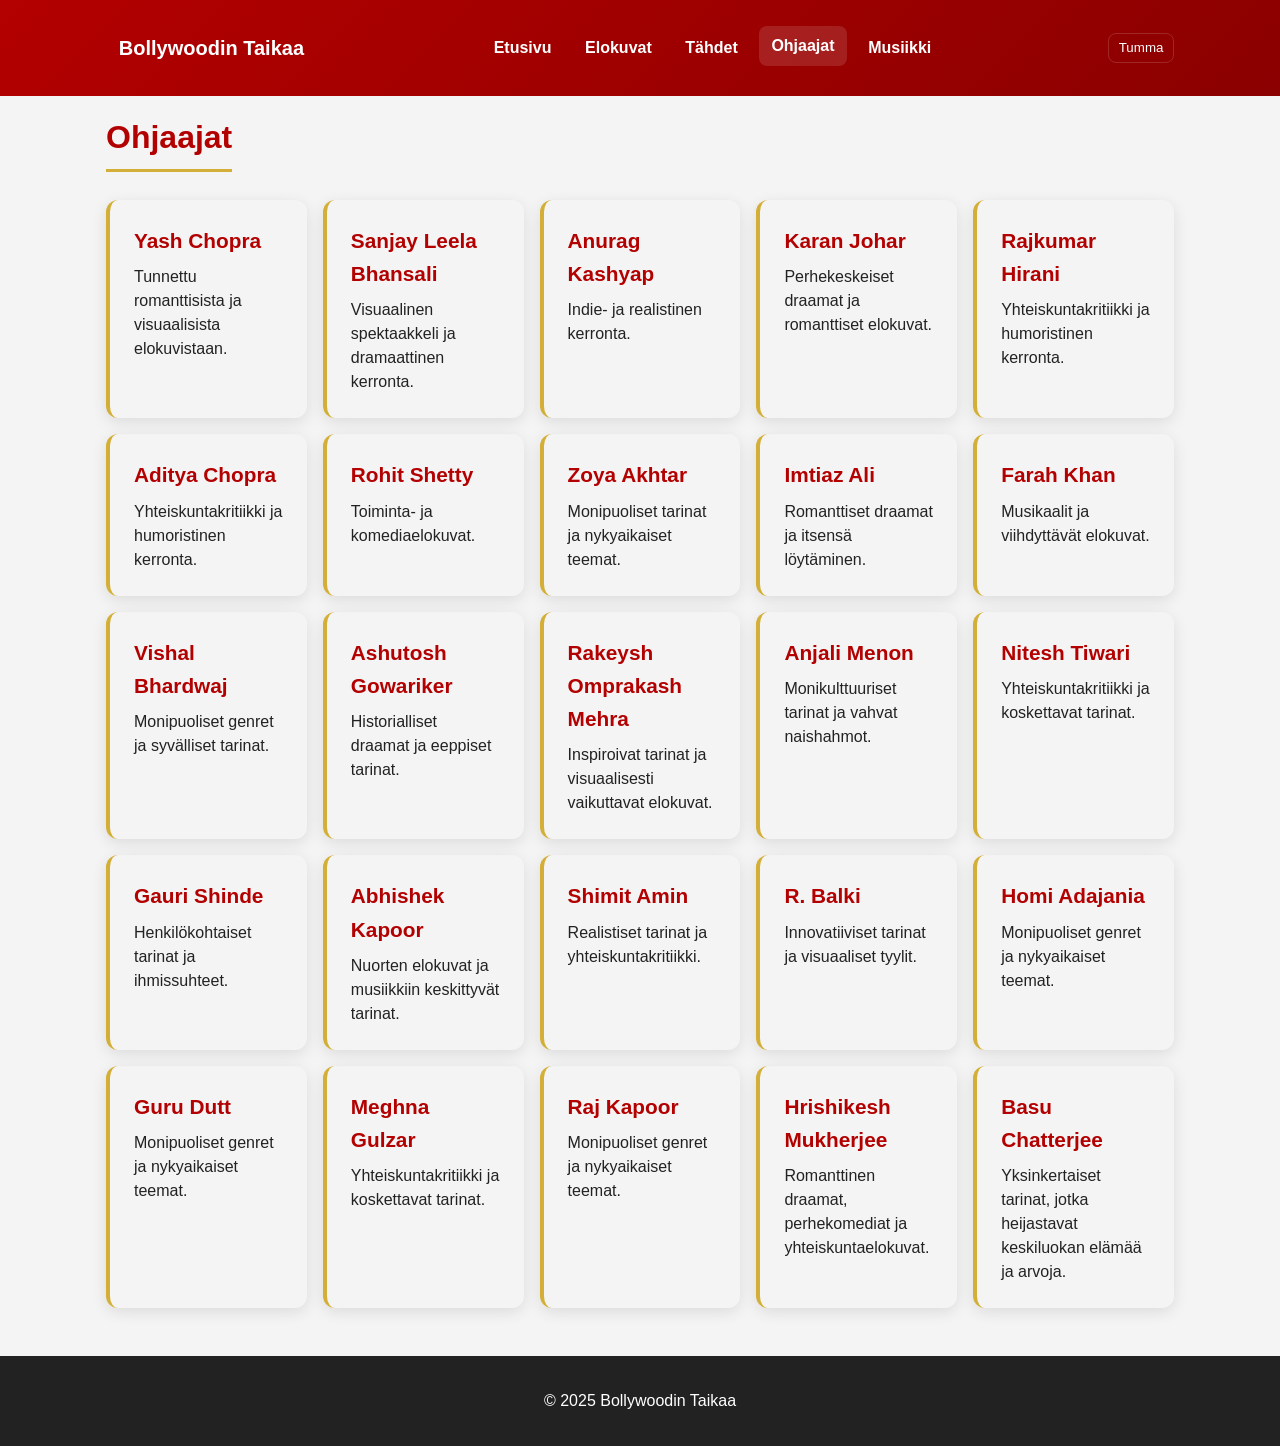
<file: 4directors.html>
<!doctype html>
<html lang="fi">

<head>
    <meta charset="utf-8">
    <meta name="viewport" content="width=device-width,initial-scale=1">
    <title>Bollywoodin Taikaa — Ohjaajat</title>
    <link rel="stylesheet" href="style.css">
</head>

<body>
    <a class="skip-link" href="#main">Siirry sisältöön</a>

    <header class="site-header" role="banner">
        <div class="container header-inner">
            <h1 class="site-title"><a href="index.html" class="nav-link">Bollywoodin Taikaa</a></h1>

            <nav class="main-nav" aria-label="Päävalikko">
                <a href="index.html" class="nav-link">Etusivu</a>
                <a href="2movies.html" class="nav-link">Elokuvat</a>
                <a href="3stars.html" class="nav-link">Tähdet</a>
                <a href="4directors.html" class="nav-link active" aria-current="page">Ohjaajat</a>
                <a href="5music.html" class="nav-link">Musiikki</a>
            </nav>

            <div class="header-actions">
                <button id="theme-toggle" aria-pressed="false" aria-label="Vaihda tummaan tilaan">Tumma</button>
            </div>
        </div>
    </header>

    <main id="main" class="container" role="main" tabindex="-1">
        <section aria-labelledby="directors-title" class="page-section">
            <h2 id="directors-title" class="page-title">Ohjaajat</h2>

            <div class="grid-list">
                <article class="person-card">
                    <h3>Yash Chopra</h3>
                    <p>Tunnettu romanttisista ja visuaalisista elokuvistaan.</p>
                </article>

                <article class="person-card">
                    <h3>Sanjay Leela Bhansali</h3>
                    <p>Visuaalinen spektaakkeli ja dramaattinen kerronta.</p>
                </article>

                <article class="person-card">
                    <h3>Anurag Kashyap</h3>
                    <p>Indie- ja realistinen kerronta.</p>
                </article>

                <article class="person-card">
                    <h3>Karan Johar</h3>
                    <p>Perhekeskeiset draamat ja romanttiset elokuvat.</p>
                </article>

                <article class="person-card">
                    <h3>Rajkumar Hirani</h3>
                    <p>Yhteiskuntakritiikki ja humoristinen kerronta.</p>
                </article>

                <article class="person-card">
                    <h3>Aditya Chopra</h3>
                    <p>Yhteiskuntakritiikki ja humoristinen kerronta.</p>
                </article>

                <article class="person-card">
                    <h3>Rohit Shetty</h3>
                    <p>Toiminta- ja komediaelokuvat.</p>
                </article>

                <article class="person-card">
                    <h3>Zoya Akhtar</h3>
                    <p>Monipuoliset tarinat ja nykyaikaiset teemat.</p>
                </article>

                <article class="person-card">
                    <h3>Imtiaz Ali</h3>
                    <p>Romanttiset draamat ja itsensä löytäminen.</p>
                </article>

                <article class="person-card">
                    <h3>Farah Khan</h3>
                    <p>Musikaalit ja viihdyttävät elokuvat.</p>
                </article>

                <article class="person-card">
                    <h3>Vishal Bhardwaj</h3>
                    <p>Monipuoliset genret ja syvälliset tarinat.</p>
                </article>
                
                <article class="person-card">
                    <h3>Ashutosh Gowariker</h3>
                    <p>Historialliset draamat ja eeppiset tarinat.</p>
                </article>

                <article class="person-card">
                    <h3>Rakeysh Omprakash Mehra</h3>
                    <p>Inspiroivat tarinat ja visuaalisesti vaikuttavat elokuvat.</p>
                </article>

                <article class="person-card">
                    <h3>Anjali Menon</h3>
                    <p>Monikulttuuriset tarinat ja vahvat naishahmot.</p>
                </article>

                <article class="person-card">
                    <h3>Nitesh Tiwari</h3>
                    <p>Yhteiskuntakritiikki ja koskettavat tarinat.</p>
                </article>

                <article class="person-card">
                    <h3>Gauri Shinde</h3>
                    <p>Henkilökohtaiset tarinat ja ihmissuhteet.</p>
                </article>

                <article class="person-card">
                    <h3>Abhishek Kapoor</h3>
                    <p>Nuorten elokuvat ja musiikkiin keskittyvät tarinat.</p>
                </article>

                <article class="person-card">
                    <h3>Shimit Amin</h3>
                    <p>Realistiset tarinat ja yhteiskuntakritiikki.</p>
                </article>

                <article class="person-card">
                    <h3>R. Balki</h3>
                    <p>Innovatiiviset tarinat ja visuaaliset tyylit.</p>
                </article>

                <article class="person-card">
                    <h3>Homi Adajania</h3>
                    <p>Monipuoliset genret ja nykyaikaiset teemat.</p>
                </article>

                <article class="person-card">
                    <h3>Guru Dutt</h3>
                    <p>Monipuoliset genret ja nykyaikaiset teemat.</p>
                </article>

                <article class="person-card">
                    <h3>Meghna Gulzar</h3>
                    <p>Yhteiskuntakritiikki ja koskettavat tarinat.</p>
                </article>

                <article class="person-card">
                    <h3>Raj Kapoor</h3>
                    <p>Monipuoliset genret ja nykyaikaiset teemat.</p>
                </article>

                <article class="person-card">
                    <h3>Hrishikesh Mukherjee</h3>
                    <p>Romanttinen draamat, perhekomediat ja yhteiskuntaelokuvat.</p>
                </article>

                <article class="person-card">
                    <h3>Basu Chatterjee</h3>
                    <p>Yksinkertaiset tarinat, jotka heijastavat keskiluokan elämää ja arvoja.</p>
                </article>

            </div>
        </section>
    </main>

    <footer class="site-footer" role="contentinfo">
        <div class="container footer-inner">
            <p>&copy; 2025 Bollywoodin Taikaa</p>
        </div>
    </footer>

    <script src="script.js" defer></script>
</body>

</html>
</file>
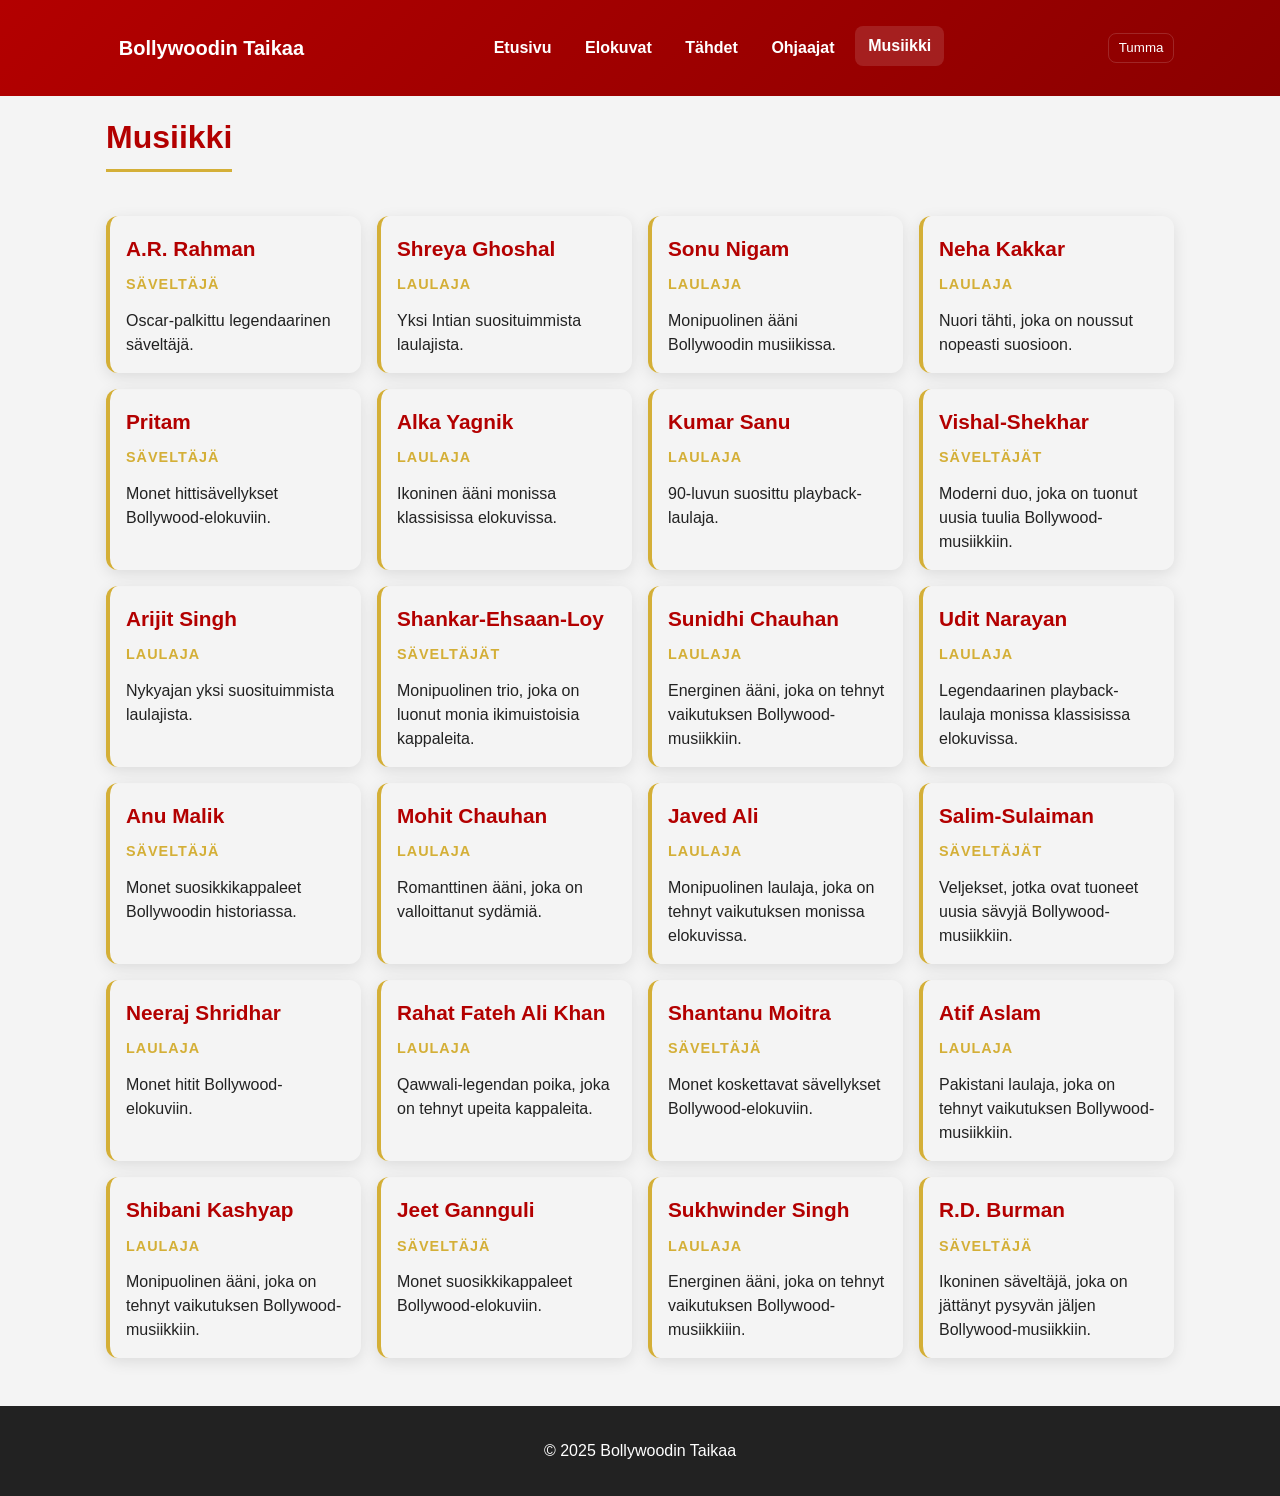
<file: 5music.html>
<!doctype html>
<html lang="fi">

<head>
    <meta charset="utf-8">
    <meta name="viewport" content="width=device-width,initial-scale=1">
    <title>Bollywoodin Taikaa — Musiikki</title>
    <link rel="stylesheet" href="style.css">
</head>

<body>
    <a class="skip-link" href="#main">Siirry sisältöön</a>

    <header class="site-header" role="banner">
        <div class="container header-inner">
            
            <h1 class="site-title"><a href="index.html" class="nav-link">Bollywoodin Taikaa</a></h1>

            <nav class="main-nav" aria-label="Päävalikko">
                <a href="index.html" class="nav-link">Etusivu</a>
                <a href="2movies.html" class="nav-link">Elokuvat</a>
                <a href="3stars.html" class="nav-link">Tähdet</a>
                <a href="4directors.html" class="nav-link">Ohjaajat</a>
                <a href="5music.html" class="nav-link active" aria-current="page">Musiikki</a>
            </nav>

            <div class="header-actions">
                <button id="theme-toggle" aria-pressed="false" aria-label="Vaihda tummaan tilaan">Tumma</button>
            </div>
        </div>
    </header>

    <main id="main" class="container" role="main" tabindex="-1">
        <section aria-labelledby="music-title" class="page-section">
            <h2 id="music-title" class="page-title">Musiikki</h2>

            <div class="music-grid">
                <div class="music-card">
                    <h3>A.R. Rahman</h3>
                    <p class="role">Säveltäjä</p>
                    <p>Oscar-palkittu legendaarinen säveltäjä.</p>
                </div>

                <div class="music-card">
                    <h3>Shreya Ghoshal</h3>
                    <p class="role">Laulaja</p>
                    <p>Yksi Intian suosituimmista laulajista.</p>
                </div>

                <div class="music-card">
                    <h3>Sonu Nigam</h3>
                    <p class="role">Laulaja</p>
                    <p>Monipuolinen ääni Bollywoodin musiikissa.</p>
                </div>

                <div class="music-card">
                    <h3>Neha Kakkar</h3>
                    <p class="role">Laulaja</p>
                    <p>Nuori tähti, joka on noussut nopeasti suosioon.</p>
                </div>

                <div class="music-card">
                    <h3>Pritam</h3>
                    <p class="role">Säveltäjä</p>
                    <p>Monet hittisävellykset Bollywood-elokuviin.</p>
                </div>

                <div class="music-card">
                    <h3>Alka Yagnik</h3>
                    <p class="role">Laulaja</p>
                    <p>Ikoninen ääni monissa klassisissa elokuvissa.</p>
                </div>

                <div class="music-card">
                    <h3>Kumar Sanu</h3>
                    <p class="role">Laulaja</p>
                    <p>90-luvun suosittu playback-laulaja.</p>
                </div>

                <div class="music-card">
                    <h3>Vishal-Shekhar</h3>
                    <p class="role">Säveltäjät</p>
                    <p>Moderni duo, joka on tuonut uusia tuulia Bollywood-musiikkiin.</p>
                </div>

                <div class="music-card">
                    <h3>Arijit Singh</h3>
                    <p class="role">Laulaja</p>
                    <p>Nykyajan yksi suosituimmista laulajista.</p>
                </div>

                <div class="music-card">
                    <h3>Shankar-Ehsaan-Loy</h3>
                    <p class="role">Säveltäjät</p>
                    <p>Monipuolinen trio, joka on luonut monia ikimuistoisia kappaleita.</p>
                </div>

                <div class="music-card">
                    <h3>Sunidhi Chauhan</h3>
                    <p class="role">Laulaja</p>
                    <p>Energinen ääni, joka on tehnyt vaikutuksen Bollywood-musiikkiin.</p>
                </div>

                <div class="music-card">
                    <h3>Udit Narayan</h3>
                    <p class="role">Laulaja</p>
                    <p>Legendaarinen playback-laulaja monissa klassisissa elokuvissa.</p>
                </div>

                <div class="music-card">
                    <h3>Anu Malik</h3>
                    <p class="role">Säveltäjä</p>
                    <p>Monet suosikkikappaleet Bollywoodin historiassa.</p>
                </div>

                <div class="music-card">
                    <h3>Mohit Chauhan</h3>
                    <p class="role">Laulaja</p>
                    <p>Romanttinen ääni, joka on valloittanut sydämiä.</p>
                </div>

                <div class="music-card">
                    <h3>Javed Ali</h3>
                    <p class="role">Laulaja</p>
                    <p>Monipuolinen laulaja, joka on tehnyt vaikutuksen monissa elokuvissa.</p>
                </div>

                <div class="music-card">
                    <h3>Salim-Sulaiman</h3>
                    <p class="role">Säveltäjät</p>
                    <p>Veljekset, jotka ovat tuoneet uusia sävyjä Bollywood-musiikkiin.</p>
                </div>

                <div class="music-card">
                    <h3>Neeraj Shridhar</h3>
                    <p class="role">Laulaja</p>
                    <p>Monet hitit Bollywood-elokuviin.</p>
                </div>

                <div class="music-card">
                    <h3>Rahat Fateh Ali Khan</h3>
                    <p class="role">Laulaja</p>
                    <p>Qawwali-legendan poika, joka on tehnyt upeita kappaleita.</p>
                </div>

                <div class="music-card">
                    <h3>Shantanu Moitra</h3>
                    <p class="role">Säveltäjä</p>
                    <p>Monet koskettavat sävellykset Bollywood-elokuviin.</p>
                </div>

                <div class="music-card">
                    <h3>Atif Aslam</h3>
                    <p class="role">Laulaja</p>
                    <p>Pakistani laulaja, joka on tehnyt vaikutuksen Bollywood-musiikkiin.</p>
                </div>

                <div class="music-card">
                    <h3>Shibani Kashyap</h3>
                    <p class="role">Laulaja</p>
                    <p>Monipuolinen ääni, joka on tehnyt vaikutuksen Bollywood-musiikkiin.</p>
                </div>

                <div class="music-card">
                    <h3>Jeet Gannguli</h3>
                    <p class="role">Säveltäjä</p>
                    <p>Monet suosikkikappaleet Bollywood-elokuviin.</p>
                </div>

                <div class="music-card">
                    <h3>Sukhwinder Singh</h3>
                    <p class="role">Laulaja</p>
                    <p>Energinen ääni, joka on tehnyt vaikutuksen Bollywood-musiikkiiin.</p>
                </div>

                <div class="music-card">
                    <h3>R.D. Burman</h3>
                    <p class="role">Säveltäjä</p>
                    <p>Ikoninen säveltäjä, joka on jättänyt pysyvän jäljen Bollywood-musiikkiin.</p>
                </div>
            </div>
        </section>
    </main>

    <footer class="site-footer" role="contentinfo">
        <div class="container footer-inner">
            <p>&copy; 2025 Bollywoodin Taikaa</p>
        </div>
    </footer>

    <script src="script.js" defer></script>
</body>

</html>
</file>
<file: style.css>
/* Reset & base */
* {
    box-sizing: border-box;
    margin: 0;
    padding: 0;
}

:root {
    --primary: #b30000;
    --primary-dark: #8b0000;
    --accent: #d4af37;
    --bg: #f4f4f4;
    --surface: #ffffff;
    --text: #222;
    --muted: #666;
    --radius: 12px;
    --focus: 3px solid rgba(179, 0, 0, 0.25);
    font-size: 16px;
}

/* Dark theme */
:root[data-theme='dark'] {
    --bg: #0f1113;
    --surface: #121416;
    --text: #e6eef6;
    --muted: #9aa6b2;
}

/* Page */
html,
body {
    height: 100%;
}

body {
    font-family: "Segoe UI", Tahoma, Geneva, Verdana, sans-serif;
    background: var(--bg);
    color: var(--text);
    line-height: 1.6;
    -webkit-font-smoothing: antialiased;
    padding-bottom: 3rem;
}

/* Layout container */
.container {
    max-width: 68.75rem;
    margin: 0 auto;
    padding: 1rem;
}

/* Skip link */
.skip-link {
    position: absolute;
    left: -9999px;
    top: auto;
    width: 1px;
    height: 1px;
    overflow: hidden;
}

.skip-link:focus {
    position: static;
    width: auto;
    height: auto;
    padding: .5rem .75rem;
    background: var(--primary);
    color: #fff;
    border-radius: 6px;
}

/* Header */
.site-header {
    background: linear-gradient(135deg, var(--primary), var(--primary-dark));
    color: #fff;
    padding: .75rem 0;
    position: sticky;
    top: 0;
    z-index: 100;
}

.header-inner {
    display: flex;
    align-items: center;
    justify-content: space-between;
    gap: .75rem;
}

.site-title {
    font-size: 1.25rem;
    font-weight: 700;
}

.main-nav {
    display: flex;
    gap: .5rem;
    flex-wrap: wrap;
    align-items: center;
}

.nav-link {
    color: #fff;
    text-decoration: none;
    padding: .45rem .8rem;
    border-radius: 8px;
    font-weight: 600;
}

.nav-link:hover,
.nav-link.active {
    background: rgba(255, 255, 255, 0.12);
    transform: translateY(-2px);
}

.header-actions {
    display: flex;
    gap: .5rem;
    align-items: center;
}

#theme-toggle {
    background: transparent;
    border: 1px solid rgba(255, 255, 255, 0.15);
    color: #fff;
    padding: .4rem .6rem;
    border-radius: 8px;
    cursor: pointer;
}

/* Main */
main {
    min-height: calc(100vh - 220px);
    padding: 1.5rem 0;
}

.page-title {
    font-size: 2rem;
    color: var(--primary);
    margin-bottom: .75rem;
    border-bottom: 3px solid var(--accent);
    display: inline-block;
    padding-bottom: .35rem;
}

.lead {
    color: var(--muted);
    margin-bottom: 1rem;
}

/* Hero */
.hero {
    margin: 1.5rem 0;
    border-radius: var(--radius);
    overflow: hidden;
    box-shadow: 0 8px 24px rgba(0, 0, 0, 0.08);
    background: var(--surface);
}

.hero img {
    width: 100%;
    height: auto;
    display: block;
    object-fit: cover;
    max-height: 420px;
}

figcaption {
    background: rgba(179, 0, 0, 0.9);
    color: #fff;
    padding: .75rem;
    text-align: center;
    font-style: italic;
}

/* Controls */
.controls {
    display: flex;
    gap: .75rem;
    align-items: center;
    flex-wrap: wrap;
    margin-bottom: 1rem;
}

.search,
.select {
    padding: .6rem .8rem;
    border-radius: 8px;
    border: 1px solid #ddd;
    min-width: 200px;
    background: var(--surface);
}

.search:focus,
.select:focus {
    outline: none;
    box-shadow: 0 0 0 4px rgba(179, 0, 0, 0.08);
}

/* Grid */
.grid-list {
    display: grid;
    grid-template-columns: repeat(auto-fill, minmax(200px, 1fr));
    gap: 1rem;
    margin-top: 1rem;
}

/* Card styles */
.movie-card,
.star-card {
    background: var(--surface);
    border-radius: var(--radius);
    overflow: hidden;
    box-shadow: 0 6px 18px rgba(0, 0, 0, 0.08);
    transition: transform .25s ease, box-shadow .25s ease;
}


.movie-card:hover,
.person-card:hover{
    transform: translateY(-6px);
}

.movie-card img,
.star-card img {
    width: 100%;
    height: 260px;
    object-fit: cover;
    display: block;
}

.movie-title {
    padding: .75rem;
    font-weight: 700;
    color: var(--text);
    font-size: 1rem;
}

.movie-meta,
.star-card p {
    padding: 0 .75rem 1rem;
    color: var(--muted);
}
/* Person Cards */
.person-card {
    border-left: 4px solid var(--accent);
    background: linear-gradient(135deg, var(--white), #fafafa);
    padding: 1.5rem;
    border-radius: 12px;
    box-shadow: 0 4px 15px rgba(0, 0, 0, 0.1);
    transition: all 0.3s ease;
}

.person-card:hover {
    transform: translateX(5px);
    box-shadow: 0 6px 20px rgba(0, 0, 0, 0.15);
}

.person-card h3 {
    color: var(--primary);
    margin-bottom: 0.5rem;
    font-size: 1.3rem;
}

.person-card p:last-child {
    color: var(--text-light);
    line-height: 1.5;
}

/* Music Grid */
.music-grid {
    display: grid;
    grid-template-columns: repeat(auto-fill, minmax(250px, 1fr));
    gap: 1rem;
    margin-top: 2rem;
}

.music-card {
    background: linear-gradient(135deg, var(--white), #fafafa);
    padding: 1rem;
    border-radius: 12px;
    border-left: 4px solid var(--accent);
    box-shadow: 0 4px 15px rgba(0, 0, 0, 0.1);
    transition: all 0.3s ease;
}

.music-card:hover {
    transform: translateX(5px);
    box-shadow: 0 6px 20px rgba(0, 0, 0, 0.15);
}

.music-card h3 {
    color: var(--primary);
    margin-bottom: 0.5rem;
    font-size: 1.3rem;
}

.music-card .role {
    color: var(--accent);
    font-weight: 600;
    font-size: 0.9rem;
    margin-bottom: 0.8rem;
    text-transform: uppercase;
    letter-spacing: 1px;
}

.music-card p:last-child {
    color: var(--text-light);
    line-height: 1.5;
}

/* Footer */
.site-footer {
    background: #222;
    color: #fff;
    padding: 1rem 0;
    margin-top: 2rem;
}

.footer-inner {
    text-align: center;
}

/* Accessibility focus */
a:focus,
button:focus,
input:focus,
select:focus {
    outline: var(--focus);
    outline-offset: 3px;
}

/* Responsive */
@media (max-width: 768px) {
    .header-inner {
        flex-direction: column;
        align-items: flex-start;
        gap: .5rem;
    }

    .page-title {
        font-size: 1.5rem;
    }

    .grid-list {
        grid-template-columns: repeat(auto-fill, minmax(150px, 1fr));
    }
}

/* Reduced motion */
@media (prefers-reduced-motion: reduce) {
    * {
        transition: none !important;
        animation: none !important;
    }
}
</file>
